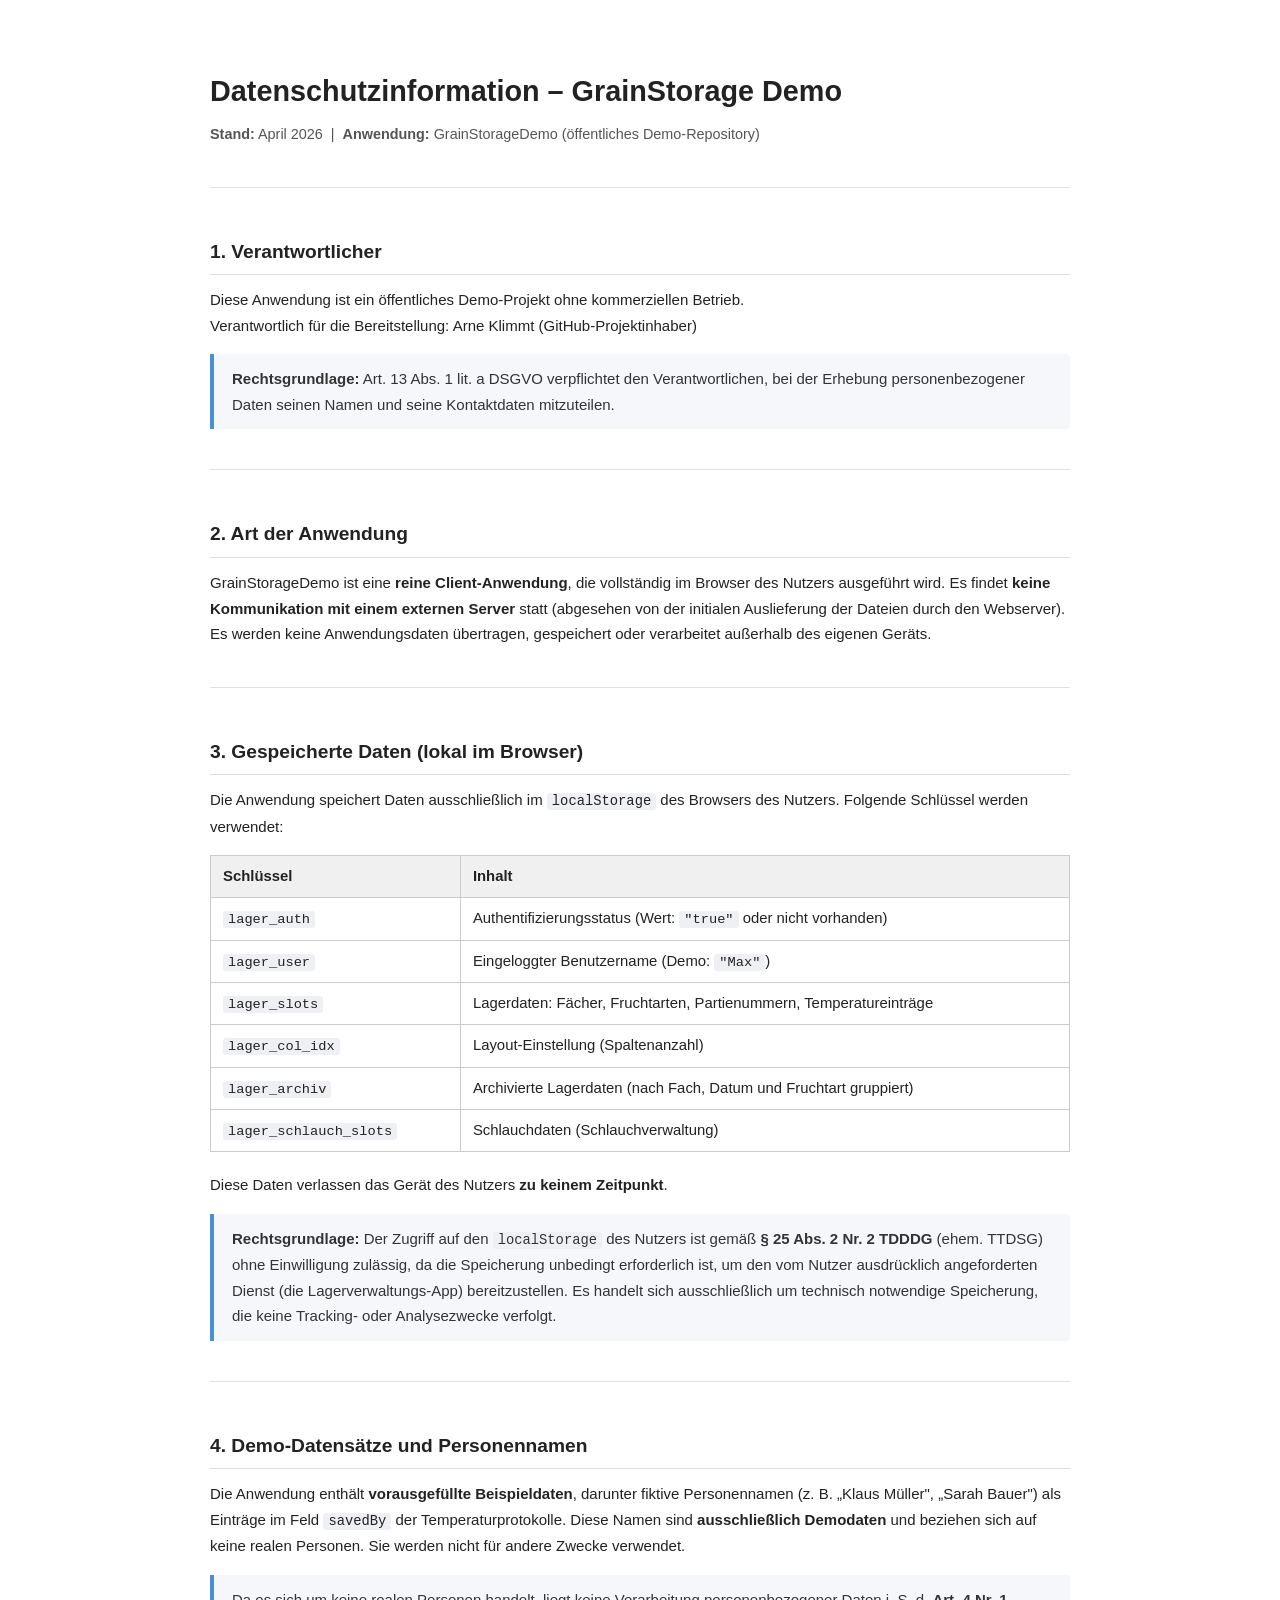
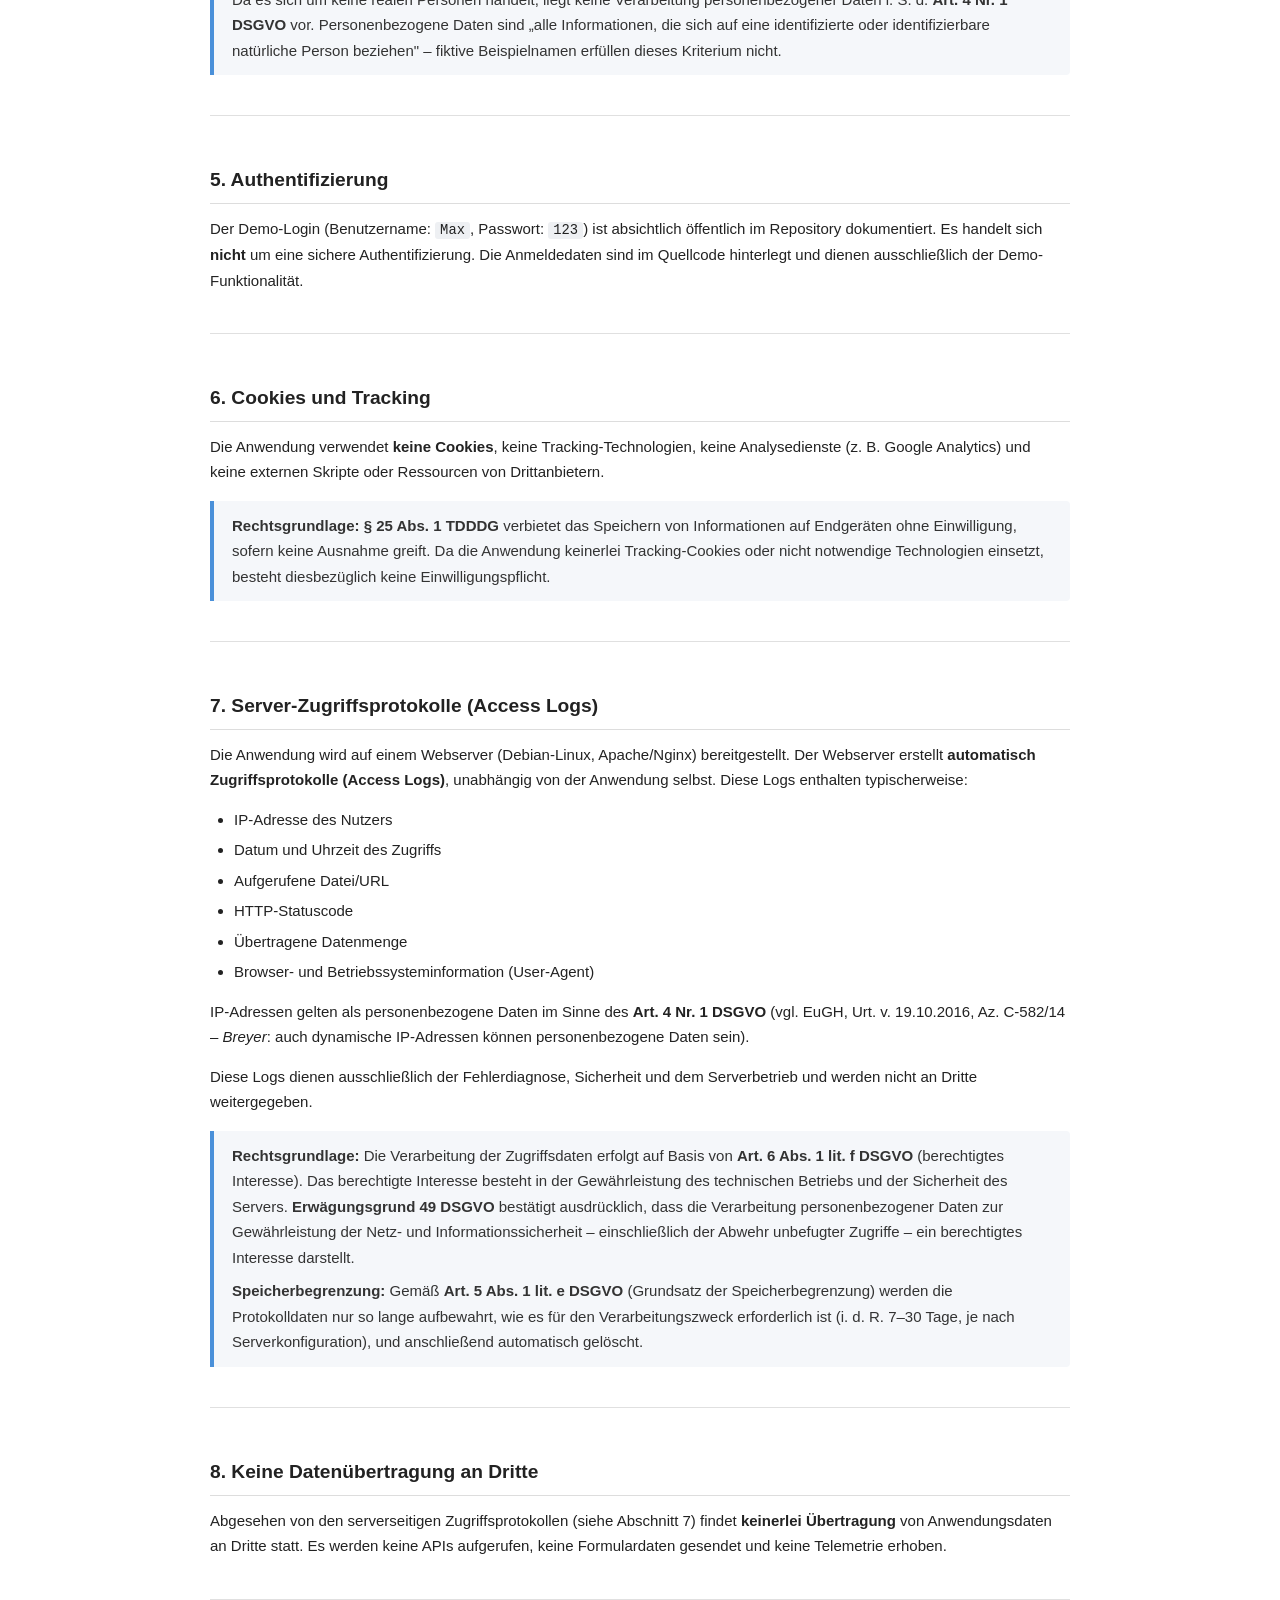
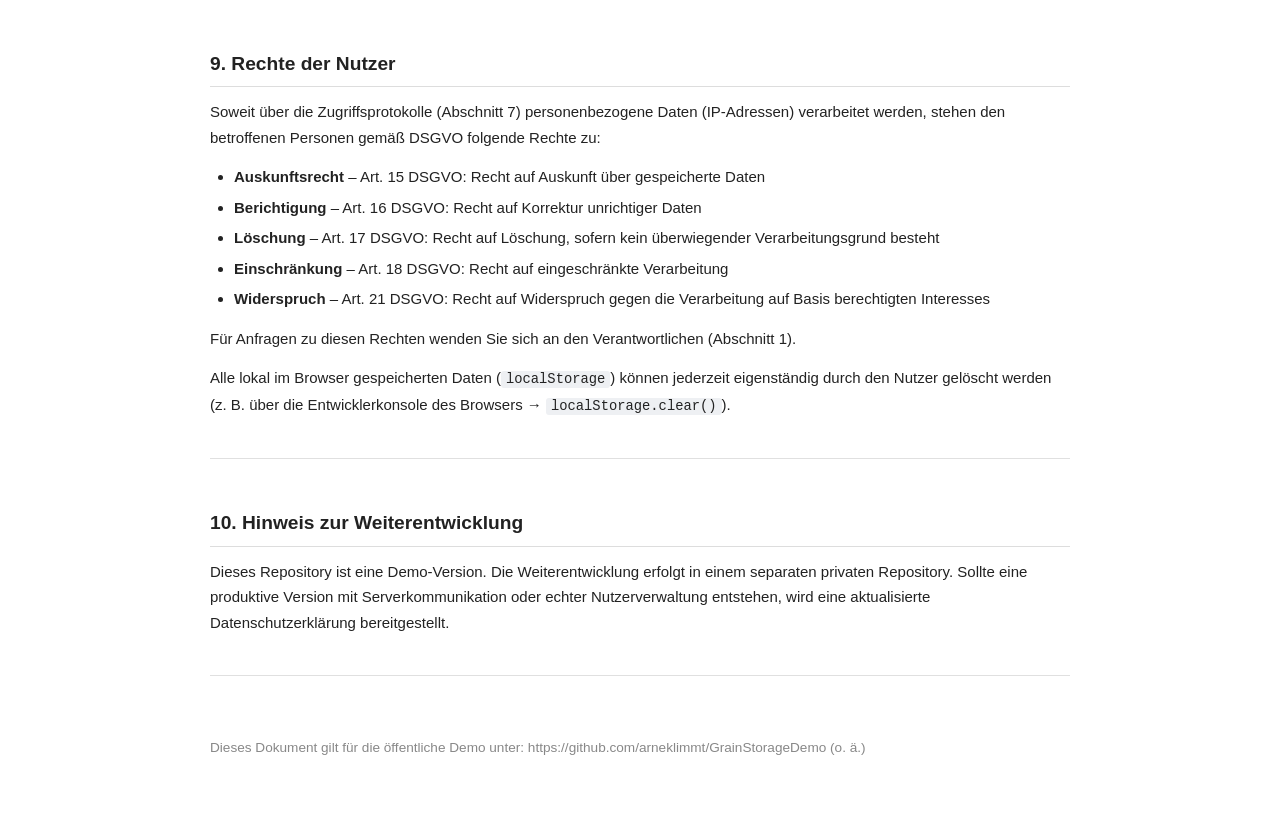
<file: datenschutz.html>
<!DOCTYPE html>
<html lang="de">
<head>
    <meta charset="UTF-8">
    <meta name="viewport" content="width=device-width, initial-scale=1.0">
    <title>Datenschutzinformation – GrainStorage Demo</title>
    <link rel="stylesheet" href="./styles/privacyPolicy.css">
</head>
<body>

    <h1>Datenschutzinformation – GrainStorage Demo</h1>
    <p class="meta">
        <strong>Stand:</strong> April 2026 &nbsp;|&nbsp;
        <strong>Anwendung:</strong> GrainStorageDemo (öffentliches Demo-Repository)
    </p>

    <hr>

    <h2>1. Verantwortlicher</h2>
    <p>
        Diese Anwendung ist ein öffentliches Demo-Projekt ohne kommerziellen Betrieb.<br>
        Verantwortlich für die Bereitstellung: Arne Klimmt (GitHub-Projektinhaber)
    </p>
    <blockquote>
        <p><strong>Rechtsgrundlage:</strong> Art. 13 Abs. 1 lit. a DSGVO verpflichtet den Verantwortlichen, bei der Erhebung personenbezogener Daten seinen Namen und seine Kontaktdaten mitzuteilen.</p>
    </blockquote>

    <hr>

    <h2>2. Art der Anwendung</h2>
    <p>
        GrainStorageDemo ist eine <strong>reine Client-Anwendung</strong>, die vollständig im Browser des Nutzers ausgeführt wird.
        Es findet <strong>keine Kommunikation mit einem externen Server</strong> statt (abgesehen von der initialen Auslieferung
        der Dateien durch den Webserver). Es werden keine Anwendungsdaten übertragen, gespeichert oder verarbeitet außerhalb des eigenen Geräts.
    </p>

    <hr>

    <h2>3. Gespeicherte Daten (lokal im Browser)</h2>
    <p>Die Anwendung speichert Daten ausschließlich im <code>localStorage</code> des Browsers des Nutzers. Folgende Schlüssel werden verwendet:</p>

    <table>
        <thead>
            <tr>
                <th>Schlüssel</th>
                <th>Inhalt</th>
            </tr>
        </thead>
        <tbody>
            <tr><td><code>lager_auth</code></td><td>Authentifizierungsstatus (Wert: <code>"true"</code> oder nicht vorhanden)</td></tr>
            <tr><td><code>lager_user</code></td><td>Eingeloggter Benutzername (Demo: <code>"Max"</code>)</td></tr>
            <tr><td><code>lager_slots</code></td><td>Lagerdaten: Fächer, Fruchtarten, Partienummern, Temperatureinträge</td></tr>
            <tr><td><code>lager_col_idx</code></td><td>Layout-Einstellung (Spaltenanzahl)</td></tr>
            <tr><td><code>lager_archiv</code></td><td>Archivierte Lagerdaten (nach Fach, Datum und Fruchtart gruppiert)</td></tr>
            <tr><td><code>lager_schlauch_slots</code></td><td>Schlauchdaten (Schlauchverwaltung)</td></tr>
        </tbody>
    </table>

    <p>Diese Daten verlassen das Gerät des Nutzers <strong>zu keinem Zeitpunkt</strong>.</p>

    <blockquote>
        <p>
            <strong>Rechtsgrundlage:</strong> Der Zugriff auf den <code>localStorage</code> des Nutzers ist gemäß
            <strong>§ 25 Abs. 2 Nr. 2 TDDDG</strong> (ehem. TTDSG) ohne Einwilligung zulässig, da die Speicherung unbedingt
            erforderlich ist, um den vom Nutzer ausdrücklich angeforderten Dienst (die Lagerverwaltungs-App) bereitzustellen.
            Es handelt sich ausschließlich um technisch notwendige Speicherung, die keine Tracking- oder Analysezwecke verfolgt.
        </p>
    </blockquote>

    <hr>

    <h2>4. Demo-Datensätze und Personennamen</h2>
    <p>
        Die Anwendung enthält <strong>vorausgefüllte Beispieldaten</strong>, darunter fiktive Personennamen
        (z. B. „Klaus Müller", „Sarah Bauer") als Einträge im Feld <code>savedBy</code> der Temperaturprotokolle.
        Diese Namen sind <strong>ausschließlich Demodaten</strong> und beziehen sich auf keine realen Personen.
        Sie werden nicht für andere Zwecke verwendet.
    </p>
    <blockquote>
        <p>
            Da es sich um keine realen Personen handelt, liegt keine Verarbeitung personenbezogener Daten i. S. d.
            <strong>Art. 4 Nr. 1 DSGVO</strong> vor. Personenbezogene Daten sind „alle Informationen, die sich auf eine
            identifizierte oder identifizierbare natürliche Person beziehen" – fiktive Beispielnamen erfüllen dieses Kriterium nicht.
        </p>
    </blockquote>

    <hr>

    <h2>5. Authentifizierung</h2>
    <p>
        Der Demo-Login (Benutzername: <code>Max</code>, Passwort: <code>123</code>) ist absichtlich öffentlich im Repository
        dokumentiert. Es handelt sich <strong>nicht</strong> um eine sichere Authentifizierung. Die Anmeldedaten sind im
        Quellcode hinterlegt und dienen ausschließlich der Demo-Funktionalität.
    </p>

    <hr>

    <h2>6. Cookies und Tracking</h2>
    <p>
        Die Anwendung verwendet <strong>keine Cookies</strong>, keine Tracking-Technologien, keine Analysedienste
        (z. B. Google Analytics) und keine externen Skripte oder Ressourcen von Drittanbietern.
    </p>
    <blockquote>
        <p>
            <strong>Rechtsgrundlage:</strong> <strong>§ 25 Abs. 1 TDDDG</strong> verbietet das Speichern von Informationen
            auf Endgeräten ohne Einwilligung, sofern keine Ausnahme greift. Da die Anwendung keinerlei Tracking-Cookies
            oder nicht notwendige Technologien einsetzt, besteht diesbezüglich keine Einwilligungspflicht.
        </p>
    </blockquote>

    <hr>

    <h2>7. Server-Zugriffsprotokolle (Access Logs)</h2>
    <p>
        Die Anwendung wird auf einem Webserver (Debian-Linux, Apache/Nginx) bereitgestellt. Der Webserver erstellt
        <strong>automatisch Zugriffsprotokolle (Access Logs)</strong>, unabhängig von der Anwendung selbst.
        Diese Logs enthalten typischerweise:
    </p>
    <ul>
        <li>IP-Adresse des Nutzers</li>
        <li>Datum und Uhrzeit des Zugriffs</li>
        <li>Aufgerufene Datei/URL</li>
        <li>HTTP-Statuscode</li>
        <li>Übertragene Datenmenge</li>
        <li>Browser- und Betriebssysteminformation (User-Agent)</li>
    </ul>
    <p>
        IP-Adressen gelten als personenbezogene Daten im Sinne des <strong>Art. 4 Nr. 1 DSGVO</strong>
        (vgl. EuGH, Urt. v. 19.10.2016, Az. C-582/14 – <em>Breyer</em>: auch dynamische IP-Adressen können
        personenbezogene Daten sein).
    </p>
    <p>
        Diese Logs dienen ausschließlich der Fehlerdiagnose, Sicherheit und dem Serverbetrieb und werden nicht an Dritte weitergegeben.
    </p>
    <blockquote>
        <p>
            <strong>Rechtsgrundlage:</strong> Die Verarbeitung der Zugriffsdaten erfolgt auf Basis von
            <strong>Art. 6 Abs. 1 lit. f DSGVO</strong> (berechtigtes Interesse). Das berechtigte Interesse besteht
            in der Gewährleistung des technischen Betriebs und der Sicherheit des Servers.
            <strong>Erwägungsgrund 49 DSGVO</strong> bestätigt ausdrücklich, dass die Verarbeitung personenbezogener
            Daten zur Gewährleistung der Netz- und Informationssicherheit – einschließlich der Abwehr unbefugter
            Zugriffe – ein berechtigtes Interesse darstellt.
        </p>
        <p>
            <strong>Speicherbegrenzung:</strong> Gemäß <strong>Art. 5 Abs. 1 lit. e DSGVO</strong> (Grundsatz der
            Speicherbegrenzung) werden die Protokolldaten nur so lange aufbewahrt, wie es für den Verarbeitungszweck
            erforderlich ist (i. d. R. 7–30 Tage, je nach Serverkonfiguration), und anschließend automatisch gelöscht.
        </p>
    </blockquote>

    <hr>

    <h2>8. Keine Datenübertragung an Dritte</h2>
    <p>
        Abgesehen von den serverseitigen Zugriffsprotokollen (siehe Abschnitt 7) findet <strong>keinerlei Übertragung</strong>
        von Anwendungsdaten an Dritte statt. Es werden keine APIs aufgerufen, keine Formulardaten gesendet und keine
        Telemetrie erhoben.
    </p>

    <hr>

    <h2>9. Rechte der Nutzer</h2>
    <p>
        Soweit über die Zugriffsprotokolle (Abschnitt 7) personenbezogene Daten (IP-Adressen) verarbeitet werden,
        stehen den betroffenen Personen gemäß DSGVO folgende Rechte zu:
    </p>
    <ul>
        <li><strong>Auskunftsrecht</strong> – Art. 15 DSGVO: Recht auf Auskunft über gespeicherte Daten</li>
        <li><strong>Berichtigung</strong> – Art. 16 DSGVO: Recht auf Korrektur unrichtiger Daten</li>
        <li><strong>Löschung</strong> – Art. 17 DSGVO: Recht auf Löschung, sofern kein überwiegender Verarbeitungsgrund besteht</li>
        <li><strong>Einschränkung</strong> – Art. 18 DSGVO: Recht auf eingeschränkte Verarbeitung</li>
        <li><strong>Widerspruch</strong> – Art. 21 DSGVO: Recht auf Widerspruch gegen die Verarbeitung auf Basis berechtigten Interesses</li>
    </ul>
    <p>Für Anfragen zu diesen Rechten wenden Sie sich an den Verantwortlichen (Abschnitt 1).</p>
    <p>
        Alle lokal im Browser gespeicherten Daten (<code>localStorage</code>) können jederzeit eigenständig durch den
        Nutzer gelöscht werden (z. B. über die Entwicklerkonsole des Browsers → <code>localStorage.clear()</code>).
    </p>

    <hr>

    <h2>10. Hinweis zur Weiterentwicklung</h2>
    <p>
        Dieses Repository ist eine Demo-Version. Die Weiterentwicklung erfolgt in einem separaten privaten Repository.
        Sollte eine produktive Version mit Serverkommunikation oder echter Nutzerverwaltung entstehen, wird eine
        aktualisierte Datenschutzerklärung bereitgestellt.
    </p>

    <hr>

    <footer>
        Dieses Dokument gilt für die öffentliche Demo unter: https://github.com/arneklimmt/GrainStorageDemo (o. ä.)
    </footer>

</body>
</html>
</file>
<file: styles/privacyPolicy.css>
body {
            font-family: Arial, sans-serif;
            font-size: 15px;
            line-height: 1.7;
            color: #222;
            max-width: 860px;
            margin: 0 auto;
            padding: 48px 32px 80px;
            background: #fff;
        }

        h1 {
            font-size: 1.8rem;
            margin-bottom: 6px;
        }

        .meta {
            color: #555;
            font-size: 0.9rem;
            margin-bottom: 40px;
        }

        h2 {
            font-size: 1.2rem;
            margin-top: 48px;
            margin-bottom: 12px;
            border-bottom: 1px solid #ddd;
            padding-bottom: 6px;
        }

        p {
            margin: 0 0 14px;
        }

        blockquote {
            background: #f5f7fa;
            border-left: 4px solid #4a90d9;
            margin: 16px 0;
            padding: 12px 18px;
            border-radius: 0 4px 4px 0;
            color: #333;
        }

        blockquote p {
            margin: 0 0 8px;
        }

        blockquote p:last-child {
            margin: 0;
        }

        table {
            border-collapse: collapse;
            width: 100%;
            margin: 16px 0 20px;
            font-size: 0.93rem;
        }

        th, td {
            border: 1px solid #ccc;
            padding: 8px 12px;
            text-align: left;
        }

        th {
            background: #f0f0f0;
            font-weight: bold;
        }

        ul {
            margin: 8px 0 14px;
            padding-left: 24px;
        }

        ul li {
            margin-bottom: 5px;
        }

        code {
            background: #eef0f3;
            padding: 1px 5px;
            border-radius: 3px;
            font-family: monospace;
            font-size: 0.92em;
        }

        hr {
            border: none;
            border-top: 1px solid #e0e0e0;
            margin: 40px 0;
        }

        em {
            font-style: italic;
        }

        footer {
            margin-top: 60px;
            font-size: 0.85rem;
            color: #888;
        }
</file>
